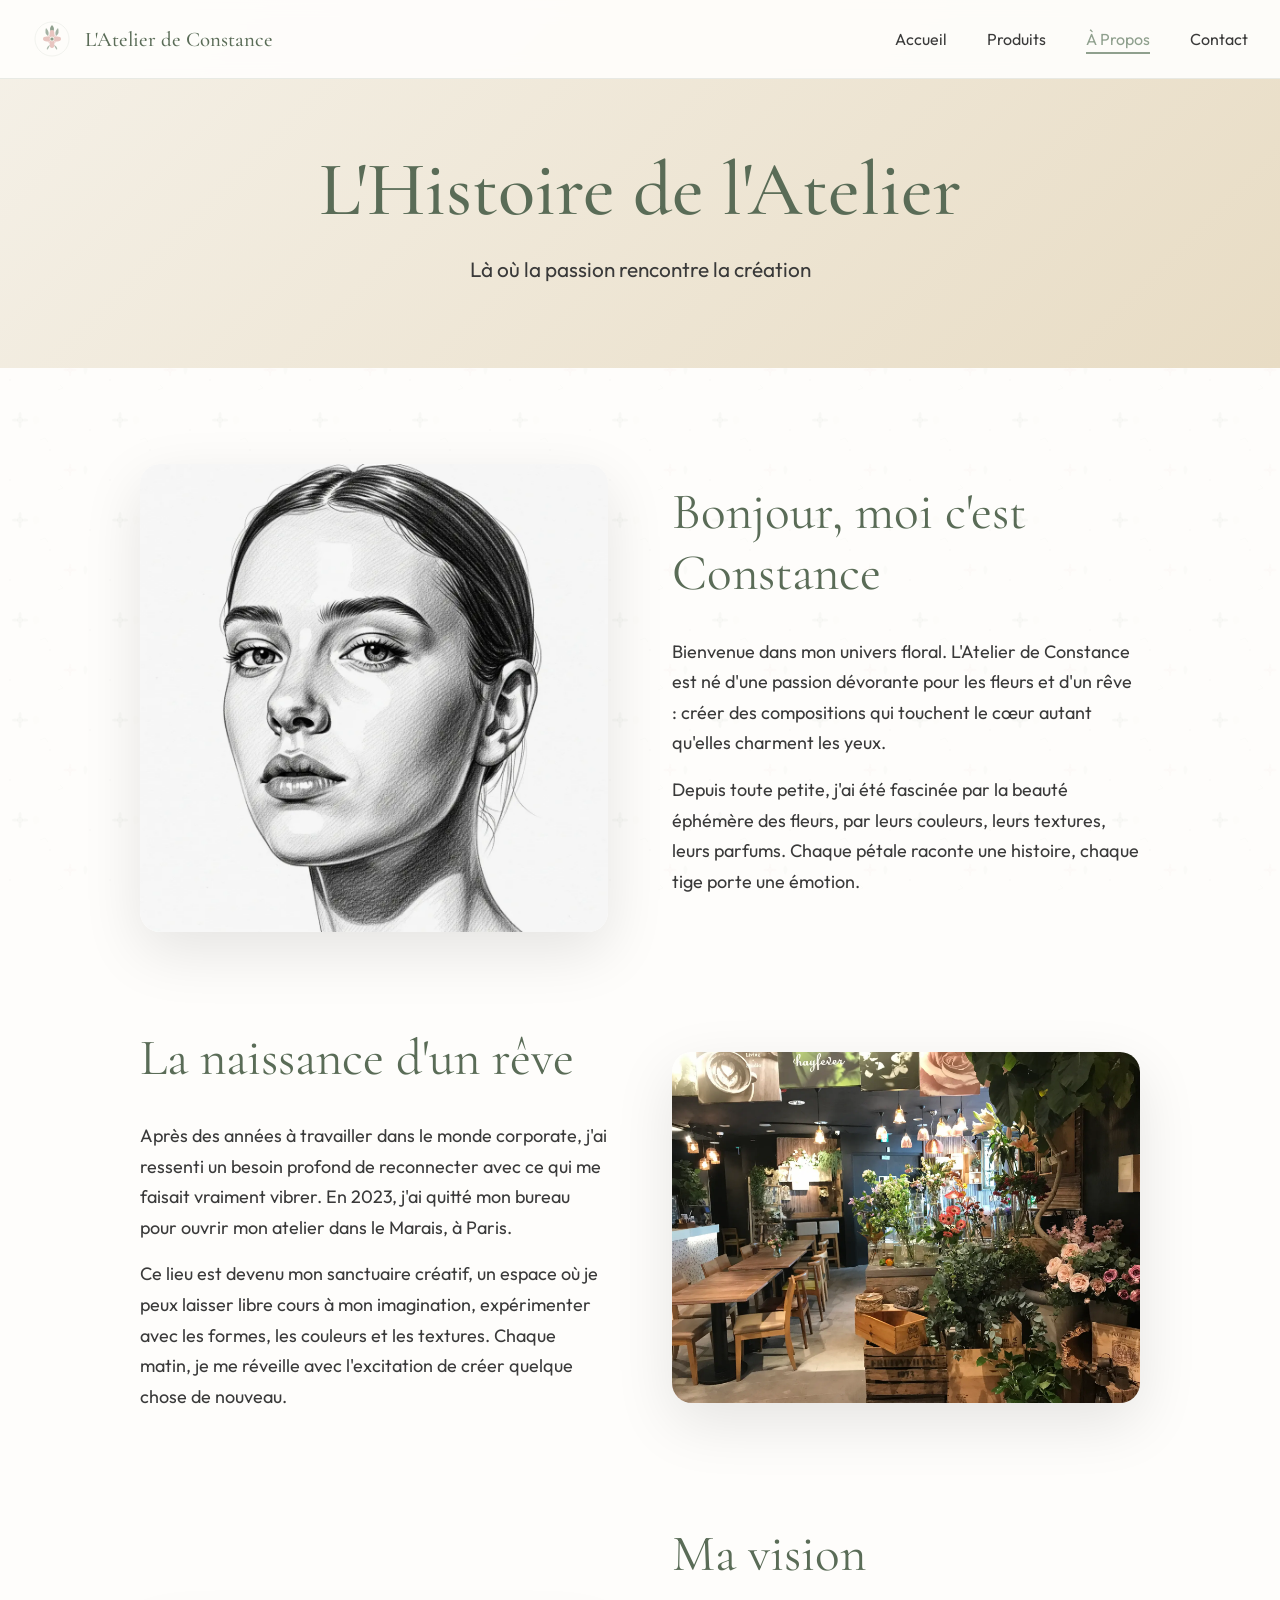
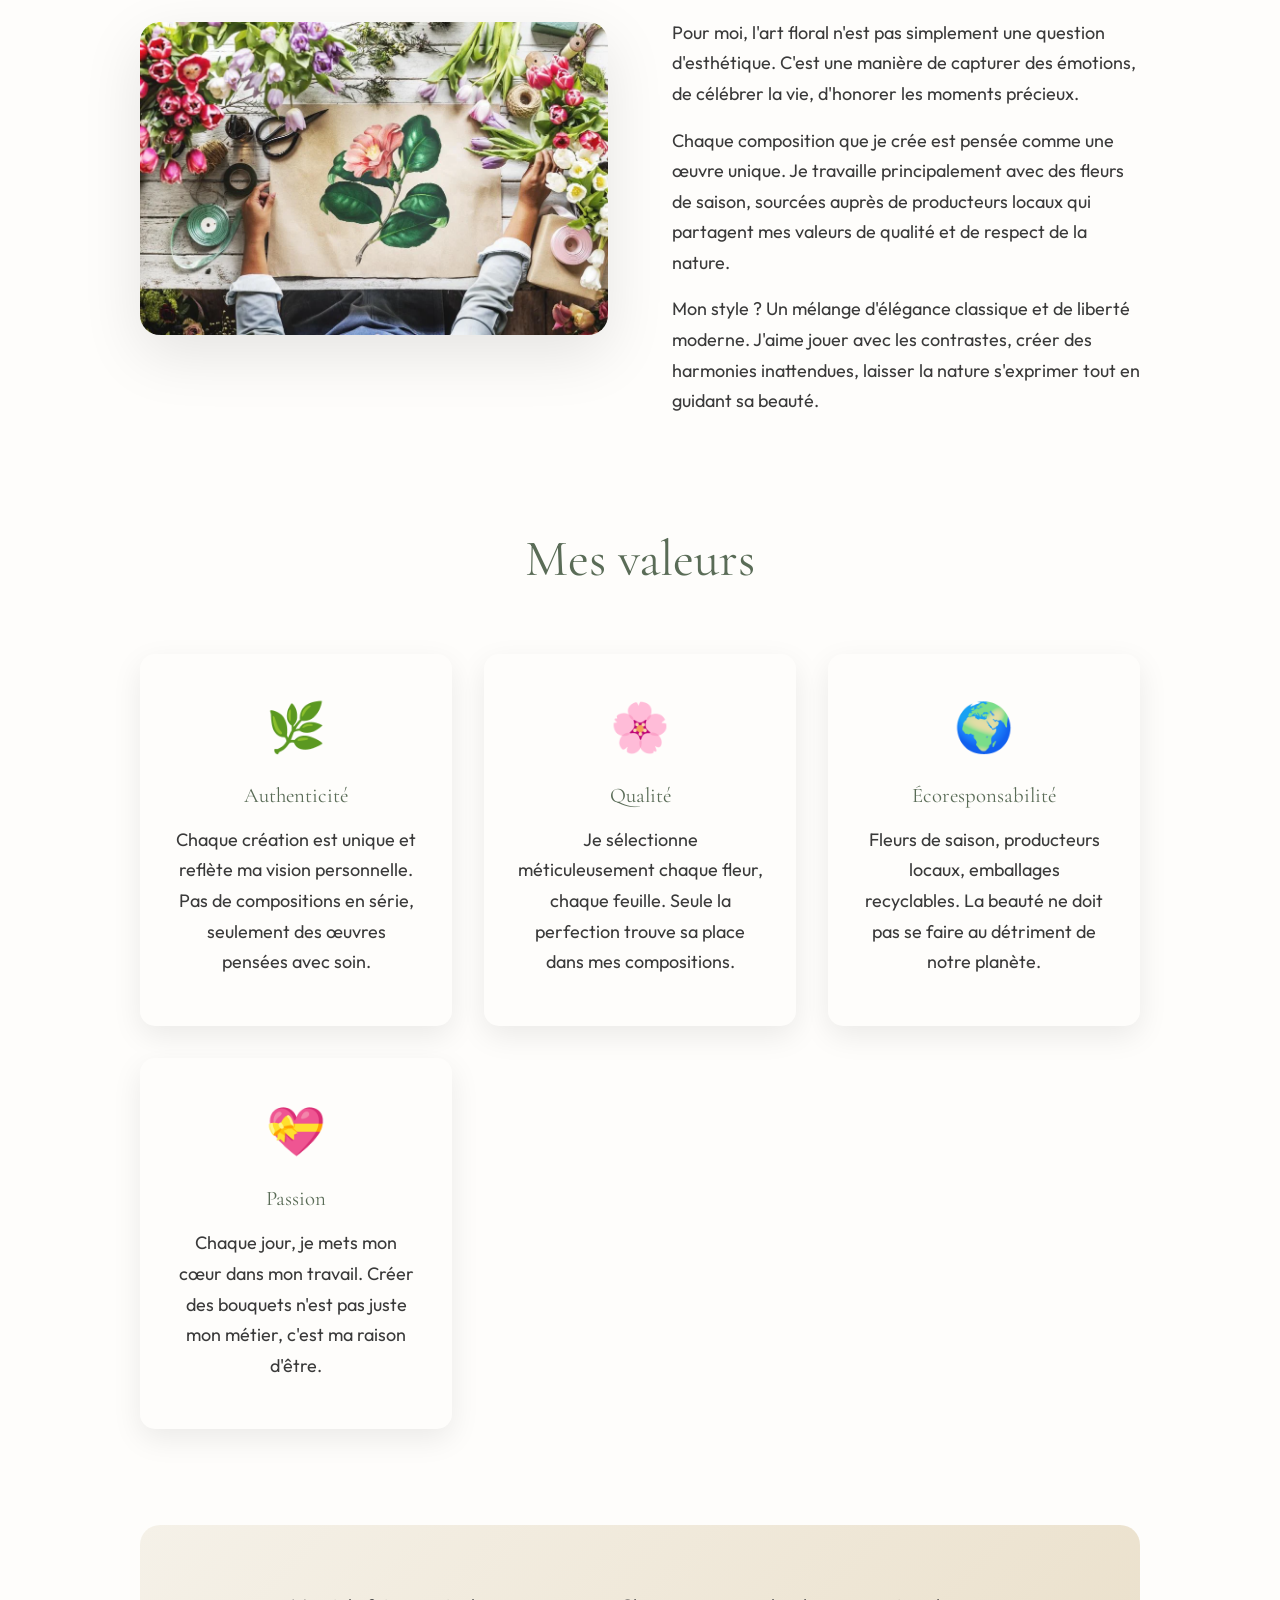
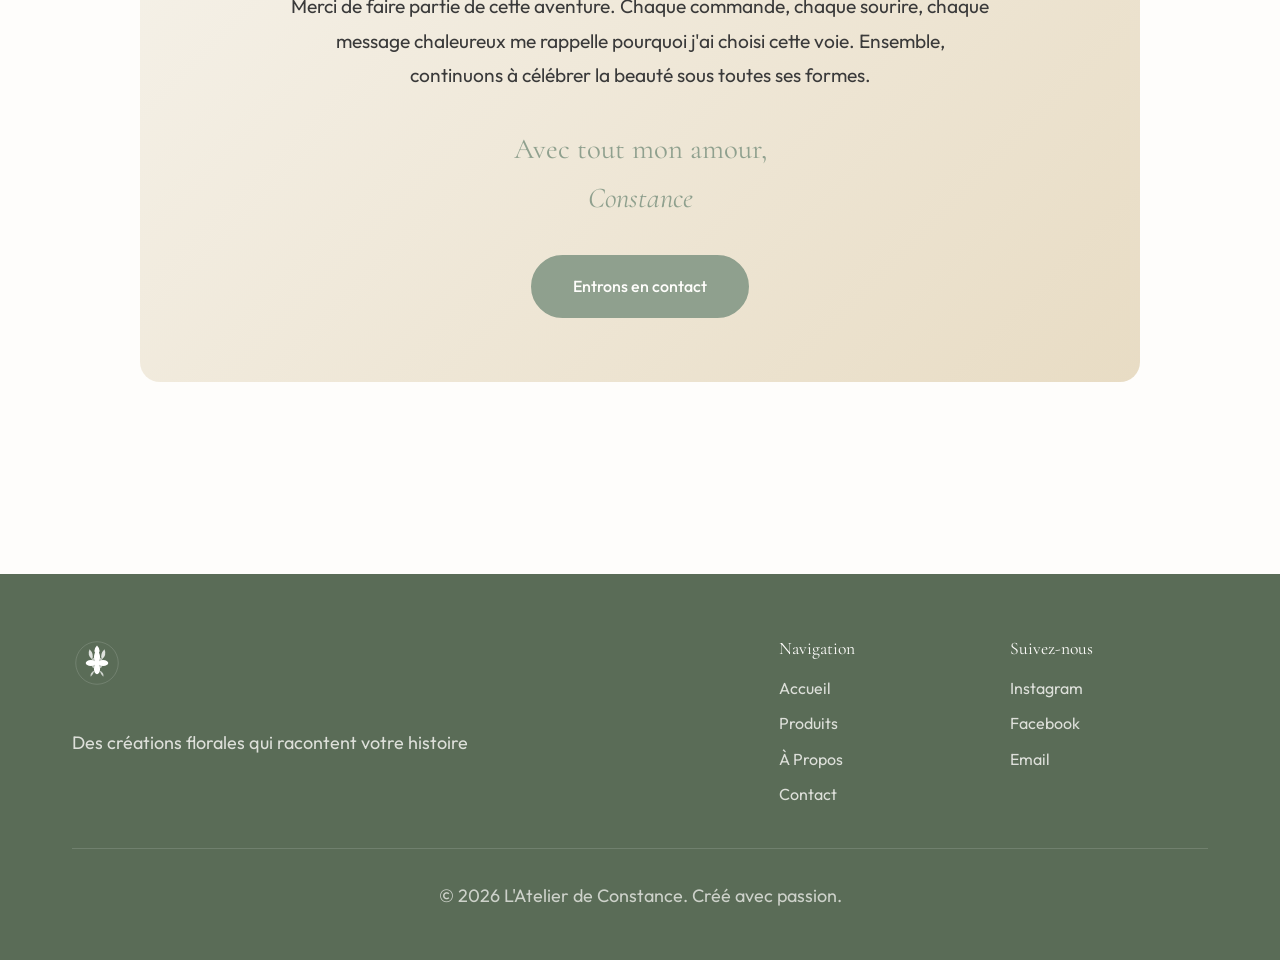
<file: a-propos.html>
<!DOCTYPE html>
<html lang="fr">
<head>
    <meta charset="UTF-8">
    <meta name="viewport" content="width=device-width, initial-scale=1.0">
    <title>À Propos — L'Atelier de Constance</title>
    <link rel="icon" type="image/svg+xml" href="assets/icons/favicon.svg">
    
    <!-- Google Fonts -->
    <link rel="preconnect" href="https://fonts.googleapis.com">
    <link rel="preconnect" href="https://fonts.gstatic.com" crossorigin>
    <link href="https://fonts.googleapis.com/css2?family=Cormorant+Garamond:ital,wght@0,300;0,400;0,500;0,600;1,300;1,400&family=Outfit:wght@300;400;500;600&display=swap" rel="stylesheet">
    
    <!-- Styles -->
    <link rel="stylesheet" href="css/style.css">
</head>
<body>
    <!-- Navigation -->
    <nav class="nav">
        <div class="nav-container">
            <a href="index.html" class="logo">
                <img src="assets/icons/logo.svg" alt="L'Atelier de Constance">
                <span>L'Atelier de Constance</span>
            </a>
            <ul class="nav-links">
                <li><a href="index.html">Accueil</a></li>
                <li><a href="produits.html">Produits</a></li>
                <li><a href="a-propos.html" class="active">À Propos</a></li>
                <li><a href="contact.html">Contact</a></li>
            </ul>
            <button class="nav-toggle" aria-label="Menu">
                <span></span>
                <span></span>
                <span></span>
            </button>
        </div>
    </nav>

    <!-- Page Header -->
    <header class="page-header">
        <div class="container">
            <h1 class="page-title fade-in">L'Histoire de l'Atelier</h1>
            <p class="page-subtitle fade-in">Là où la passion rencontre la création</p>
        </div>
    </header>

    <!-- Story Section -->
    <section class="story">
        <div class="container">
            <div class="story-content">
                
                <!-- Introduction -->
                <div class="story-block fade-in">
                    <div class="story-image">
                        <img src="assets/images/projects/portrait-constance.webp" alt="Portrait Constance">
                    </div>
                    <div class="story-text">
                        <h2>Bonjour, moi c'est Constance</h2>
                        <p>
                            Bienvenue dans mon univers floral. L'Atelier de Constance est né 
                            d'une passion dévorante pour les fleurs et d'un rêve : créer des 
                            compositions qui touchent le cœur autant qu'elles charment les yeux.
                        </p>
                        <p>
                            Depuis toute petite, j'ai été fascinée par la beauté éphémère des 
                            fleurs, par leurs couleurs, leurs textures, leurs parfums. Chaque 
                            pétale raconte une histoire, chaque tige porte une émotion.
                        </p>
                    </div>
                </div>

                <!-- Naissance du projet -->
                <div class="story-block reverse fade-in">
                    <div class="story-image">
                        <img src="assets/images/projects/atelier-naissance.webp" alt="Atelier">
                    </div>
                    <div class="story-text">
                        <h2>La naissance d'un rêve</h2>
                        <p>
                            Après des années à travailler dans le monde corporate, j'ai ressenti 
                            un besoin profond de reconnecter avec ce qui me faisait vraiment vibrer. 
                            En 2023, j'ai quitté mon bureau pour ouvrir mon atelier dans le 
                            Marais, à Paris.
                        </p>
                        <p>
                            Ce lieu est devenu mon sanctuaire créatif, un espace où je peux 
                            laisser libre cours à mon imagination, expérimenter avec les formes, 
                            les couleurs et les textures. Chaque matin, je me réveille avec 
                            l'excitation de créer quelque chose de nouveau.
                        </p>
                    </div>
                </div>

                <!-- Vision -->
                <div class="story-block fade-in">
                    <div class="story-image">
                        <img src="assets/images/projects/vision-creations.webp" alt="Création florale">
                    </div>
                    <div class="story-text">
                        <h2>Ma vision</h2>
                        <p>
                            Pour moi, l'art floral n'est pas simplement une question d'esthétique. 
                            C'est une manière de capturer des émotions, de célébrer la vie, 
                            d'honorer les moments précieux.
                        </p>
                        <p>
                            Chaque composition que je crée est pensée comme une œuvre unique. 
                            Je travaille principalement avec des fleurs de saison, sourcées 
                            auprès de producteurs locaux qui partagent mes valeurs de qualité 
                            et de respect de la nature.
                        </p>
                        <p>
                            Mon style ? Un mélange d'élégance classique et de liberté moderne. 
                            J'aime jouer avec les contrastes, créer des harmonies inattendues, 
                            laisser la nature s'exprimer tout en guidant sa beauté.
                        </p>
                    </div>
                </div>

                <!-- Valeurs -->
                <div class="values-section fade-in">
                    <h2 class="values-title">Mes valeurs</h2>
                    <div class="values-grid">
                        <div class="value-card">
                            <div class="value-icon">🌿</div>
                            <h3>Authenticité</h3>
                            <p>
                                Chaque création est unique et reflète ma vision personnelle. 
                                Pas de compositions en série, seulement des œuvres pensées 
                                avec soin.
                            </p>
                        </div>
                        <div class="value-card">
                            <div class="value-icon">🌸</div>
                            <h3>Qualité</h3>
                            <p>
                                Je sélectionne méticuleusement chaque fleur, chaque feuille. 
                                Seule la perfection trouve sa place dans mes compositions.
                            </p>
                        </div>
                        <div class="value-card">
                            <div class="value-icon">🌍</div>
                            <h3>Écoresponsabilité</h3>
                            <p>
                                Fleurs de saison, producteurs locaux, emballages recyclables. 
                                La beauté ne doit pas se faire au détriment de notre planète.
                            </p>
                        </div>
                        <div class="value-card">
                            <div class="value-icon">💝</div>
                            <h3>Passion</h3>
                            <p>
                                Chaque jour, je mets mon cœur dans mon travail. Créer des 
                                bouquets n'est pas juste mon métier, c'est ma raison d'être.
                            </p>
                        </div>
                    </div>
                </div>

                <!-- Closing -->
                <div class="story-closing fade-in">
                    <p class="closing-text">
                        Merci de faire partie de cette aventure. Chaque commande, chaque sourire, 
                        chaque message chaleureux me rappelle pourquoi j'ai choisi cette voie. 
                        Ensemble, continuons à célébrer la beauté sous toutes ses formes.
                    </p>
                    <p class="signature">Avec tout mon amour,<br><em>Constance</em></p>
                    <a href="contact.html" class="btn btn-primary">Entrons en contact</a>
                </div>

            </div>
        </div>
    </section>

    <!-- Footer -->
    <footer class="footer">
        <div class="container">
            <div class="footer-content">
                <div class="footer-brand">
                    <img src="assets/icons/logo.svg" alt="L'Atelier de Constance" class="footer-logo">
                    <p>Des créations florales qui racontent votre histoire</p>
                </div>
                <div class="footer-links">
                    <div class="footer-column">
                        <h4>Navigation</h4>
                        <ul>
                            <li><a href="index.html">Accueil</a></li>
                            <li><a href="produits.html">Produits</a></li>
                            <li><a href="a-propos.html">À Propos</a></li>
                            <li><a href="contact.html">Contact</a></li>
                        </ul>
                    </div>
                    <div class="footer-column">
                        <h4>Suivez-nous</h4>
                        <ul class="social-links">
                            <li><a href="#" target="_blank">Instagram</a></li>
                            <li><a href="#" target="_blank">Facebook</a></li>
                            <li><a href="contact.html">Email</a></li>
                        </ul>
                    </div>
                </div>
            </div>
            <div class="footer-bottom">
                <p>&copy; 2026 L'Atelier de Constance. Créé avec passion.</p>
            </div>
        </div>
    </footer>

    <!-- Scripts -->
    <script src="js/main.js"></script>
</body>
</html>
</file>
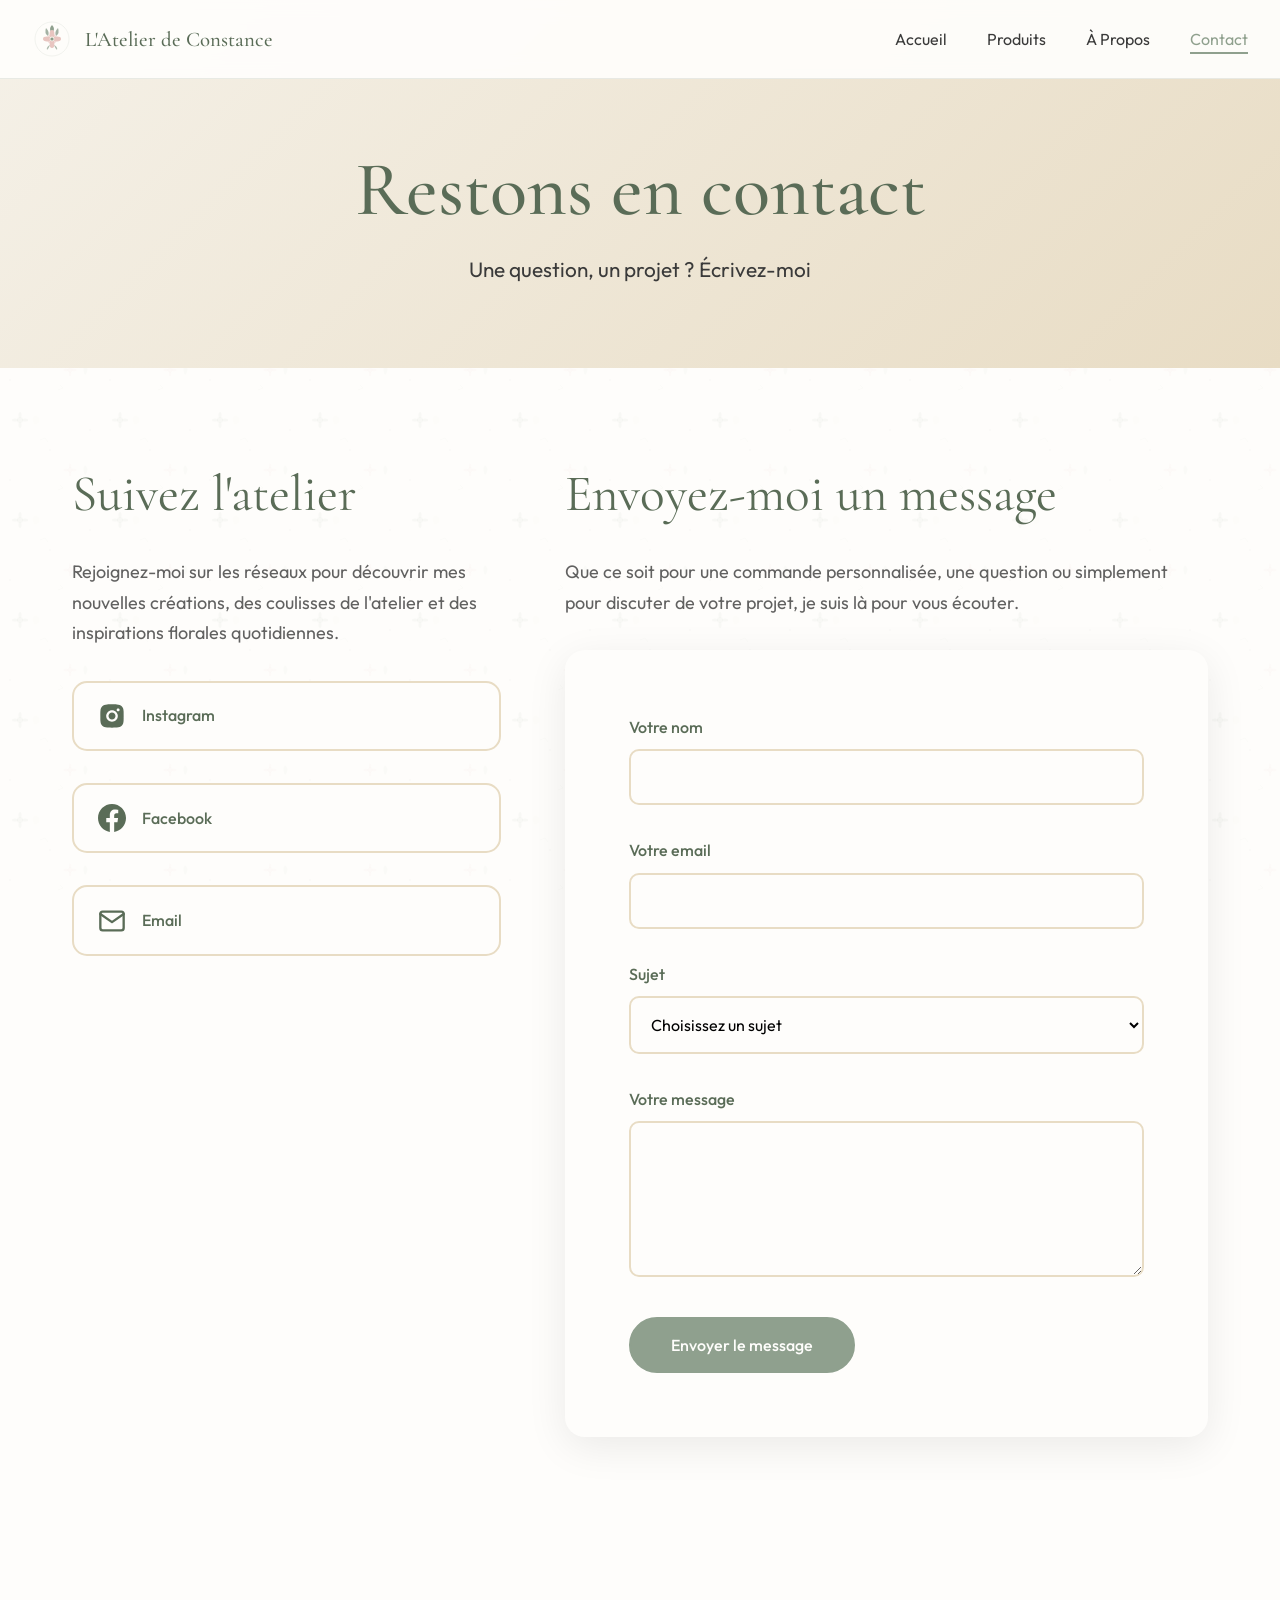
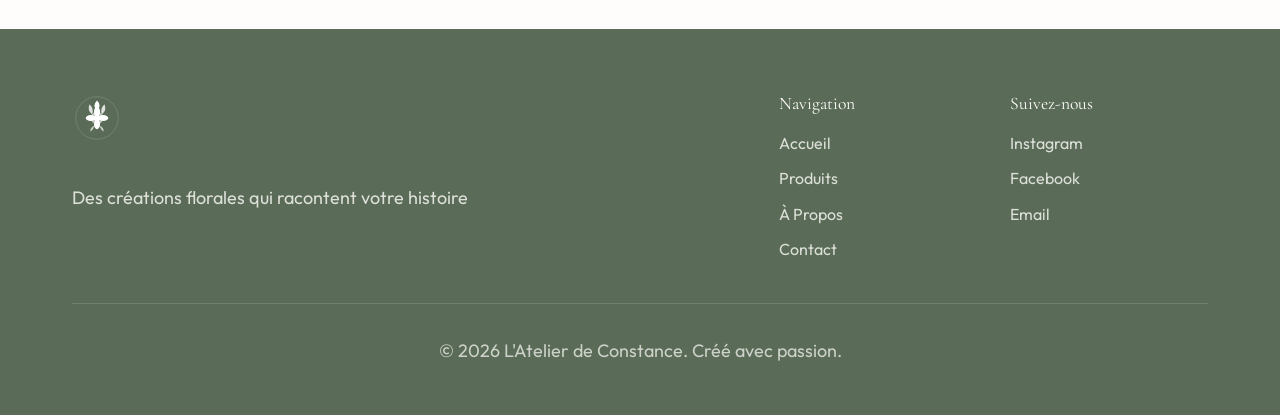
<file: contact.html>
<!DOCTYPE html>
<html lang="fr">
<head>
    <meta charset="UTF-8">
    <meta name="viewport" content="width=device-width, initial-scale=1.0">
    <title>Contact — L'Atelier de Constance</title>
    <link rel="icon" type="image/svg+xml" href="assets/icons/favicon.svg">
    
    <!-- Google Fonts -->
    <link rel="preconnect" href="https://fonts.googleapis.com">
    <link rel="preconnect" href="https://fonts.gstatic.com" crossorigin>
    <link href="https://fonts.googleapis.com/css2?family=Cormorant+Garamond:ital,wght@0,300;0,400;0,500;0,600;1,300;1,400&family=Outfit:wght@300;400;500;600&display=swap" rel="stylesheet">
    
    <!-- Styles -->
    <link rel="stylesheet" href="css/style.css">
</head>
<body>
    <!-- Navigation -->
    <nav class="nav">
        <div class="nav-container">
            <a href="index.html" class="logo">
                <img src="assets/icons/logo.svg" alt="L'Atelier de Constance">
                <span>L'Atelier de Constance</span>
            </a>
            <ul class="nav-links">
                <li><a href="index.html">Accueil</a></li>
                <li><a href="produits.html">Produits</a></li>
                <li><a href="a-propos.html">À Propos</a></li>
                <li><a href="contact.html" class="active">Contact</a></li>
            </ul>
            <button class="nav-toggle" aria-label="Menu">
                <span></span>
                <span></span>
                <span></span>
            </button>
        </div>
    </nav>

    <!-- Page Header -->
    <header class="page-header">
        <div class="container">
            <h1 class="page-title fade-in">Restons en contact</h1>
            <p class="page-subtitle fade-in">Une question, un projet ? Écrivez-moi</p>
        </div>
    </header>

    <!-- Contact Section -->
    <section class="contact-section">
        <div class="container">
            <div class="contact-grid">
                
                <!-- Social Links -->
                <div class="social-section fade-in">
                    <h2>Suivez l'atelier</h2>
                    <p class="social-intro">
                        Rejoignez-moi sur les réseaux pour découvrir mes nouvelles créations, 
                        des coulisses de l'atelier et des inspirations florales quotidiennes.
                    </p>
                    
                    <div class="social-icons">
                        <a href="https://www.instagram.com" target="_blank" class="social-icon" aria-label="Instagram">
                            <svg viewBox="0 0 24 24" fill="none" xmlns="http://www.w3.org/2000/svg">
                                <path d="M12 2C14.717 2 15.056 2.01 16.122 2.06C17.187 2.11 17.912 2.277 18.55 2.525C19.21 2.779 19.766 3.123 20.322 3.678C20.8305 4.1779 21.224 4.78259 21.475 5.45C21.722 6.087 21.89 6.813 21.94 7.878C21.987 8.944 22 9.283 22 12C22 14.717 21.99 15.056 21.94 16.122C21.89 17.187 21.722 17.912 21.475 18.55C21.2247 19.2178 20.8311 19.8226 20.322 20.322C19.822 20.8303 19.2173 21.2238 18.55 21.475C17.913 21.722 17.187 21.89 16.122 21.94C15.056 21.987 14.717 22 12 22C9.283 22 8.944 21.99 7.878 21.94C6.813 21.89 6.088 21.722 5.45 21.475C4.78233 21.2245 4.17753 20.8309 3.678 20.322C3.16941 19.8222 2.77593 19.2175 2.525 18.55C2.277 17.913 2.11 17.187 2.06 16.122C2.013 15.056 2 14.717 2 12C2 9.283 2.01 8.944 2.06 7.878C2.11 6.812 2.277 6.088 2.525 5.45C2.77524 4.78218 3.1688 4.17732 3.678 3.678C4.17767 3.16923 4.78243 2.77573 5.45 2.525C6.088 2.277 6.812 2.11 7.878 2.06C8.944 2.013 9.283 2 12 2ZM12 7C10.6739 7 9.40215 7.52678 8.46447 8.46447C7.52678 9.40215 7 10.6739 7 12C7 13.3261 7.52678 14.5979 8.46447 15.5355C9.40215 16.4732 10.6739 17 12 17C13.3261 17 14.5979 16.4732 15.5355 15.5355C16.4732 14.5979 17 13.3261 17 12C17 10.6739 16.4732 9.40215 15.5355 8.46447C14.5979 7.52678 13.3261 7 12 7ZM18.5 6.75C18.5 6.41848 18.3683 6.10054 18.1339 5.86612C17.8995 5.6317 17.5815 5.5 17.25 5.5C16.9185 5.5 16.6005 5.6317 16.3661 5.86612C16.1317 6.10054 16 6.41848 16 6.75C16 7.08152 16.1317 7.39946 16.3661 7.63388C16.6005 7.8683 16.9185 8 17.25 8C17.5815 8 17.8995 7.8683 18.1339 7.63388C18.3683 7.39946 18.5 7.08152 18.5 6.75ZM12 9C12.7956 9 13.5587 9.31607 14.1213 9.87868C14.6839 10.4413 15 11.2044 15 12C15 12.7956 14.6839 13.5587 14.1213 14.1213C13.5587 14.6839 12.7956 15 12 15C11.2044 15 10.4413 14.6839 9.87868 14.1213C9.31607 13.5587 9 12.7956 9 12C9 11.2044 9.31607 10.4413 9.87868 9.87868C10.4413 9.31607 11.2044 9 12 9Z" fill="currentColor"/>
                            </svg>
                            <span>Instagram</span>
                        </a>

                        <a href="https://www.facebook.com" target="_blank" class="social-icon" aria-label="Facebook">
                            <svg viewBox="0 0 24 24" fill="none" xmlns="http://www.w3.org/2000/svg">
                                <path d="M24 12.073C24 5.405 18.627 0 12 0S0 5.405 0 12.073C0 18.1 4.388 23.094 10.125 24V15.563H7.078V12.073H10.125V9.413C10.125 6.387 11.917 4.716 14.658 4.716C15.97 4.716 17.344 4.952 17.344 4.952V7.92H15.83C14.34 7.92 13.875 8.853 13.875 9.808V12.073H17.203L16.671 15.563H13.875V24C19.612 23.094 24 18.1 24 12.073Z" fill="currentColor"/>
                            </svg>
                            <span>Facebook</span>
                        </a>

                        <a href="mailto:contact@atelierdeconstance.fr" class="social-icon" aria-label="Email">
                            <svg viewBox="0 0 24 24" fill="none" xmlns="http://www.w3.org/2000/svg">
                                <path d="M4 4H20C21.1 4 22 4.9 22 6V18C22 19.1 21.1 20 20 20H4C2.9 20 2 19.1 2 18V6C2 4.9 2.9 4 4 4Z" stroke="currentColor" stroke-width="2" stroke-linecap="round" stroke-linejoin="round"/>
                                <path d="M22 6L12 13L2 6" stroke="currentColor" stroke-width="2" stroke-linecap="round" stroke-linejoin="round"/>
                            </svg>
                            <span>Email</span>
                        </a>
                    </div>
                </div>

                <!-- Contact Form -->
                <div class="form-section fade-in">
                    <h2>Envoyez-moi un message</h2>
                    <p class="form-intro">
                        Que ce soit pour une commande personnalisée, une question ou simplement 
                        pour discuter de votre projet, je suis là pour vous écouter.
                    </p>
                    
                    <form class="contact-form" id="contactForm">
                        <div class="form-group">
                            <label for="name">Votre nom</label>
                            <input type="text" id="name" name="name" required>
                        </div>

                        <div class="form-group">
                            <label for="email">Votre email</label>
                            <input type="email" id="email" name="email" required>
                        </div>

                        <div class="form-group">
                            <label for="subject">Sujet</label>
                            <select id="subject" name="subject" required>
                                <option value="">Choisissez un sujet</option>
                                <option value="commande">Commande personnalisée</option>
                                <option value="question">Question sur un produit</option>
                                <option value="evenement">Événement spécial</option>
                                <option value="autre">Autre</option>
                            </select>
                        </div>

                        <div class="form-group">
                            <label for="message">Votre message</label>
                            <textarea id="message" name="message" rows="6" required></textarea>
                        </div>

                        <button type="submit" class="btn btn-primary">Envoyer le message</button>
                    </form>

                    <div class="form-success" id="formSuccess">
                        <p>✓ Merci pour votre message ! Je vous répondrai dans les plus brefs délais.</p>
                    </div>
                </div>

            </div>
        </div>
    </section>

    <!-- Footer -->
    <footer class="footer">
        <div class="container">
            <div class="footer-content">
                <div class="footer-brand">
                    <img src="assets/icons/logo.svg" alt="L'Atelier de Constance" class="footer-logo">
                    <p>Des créations florales qui racontent votre histoire</p>
                </div>
                <div class="footer-links">
                    <div class="footer-column">
                        <h4>Navigation</h4>
                        <ul>
                            <li><a href="index.html">Accueil</a></li>
                            <li><a href="produits.html">Produits</a></li>
                            <li><a href="a-propos.html">À Propos</a></li>
                            <li><a href="contact.html">Contact</a></li>
                        </ul>
                    </div>
                    <div class="footer-column">
                        <h4>Suivez-nous</h4>
                        <ul class="social-links">
                            <li><a href="#" target="_blank">Instagram</a></li>
                            <li><a href="#" target="_blank">Facebook</a></li>
                            <li><a href="contact.html">Email</a></li>
                        </ul>
                    </div>
                </div>
            </div>
            <div class="footer-bottom">
                <p>&copy; 2026 L'Atelier de Constance. Créé avec passion.</p>
            </div>
        </div>
    </footer>

    <!-- Scripts -->
    <script src="js/main.js"></script>
</body>
</html>
</file>
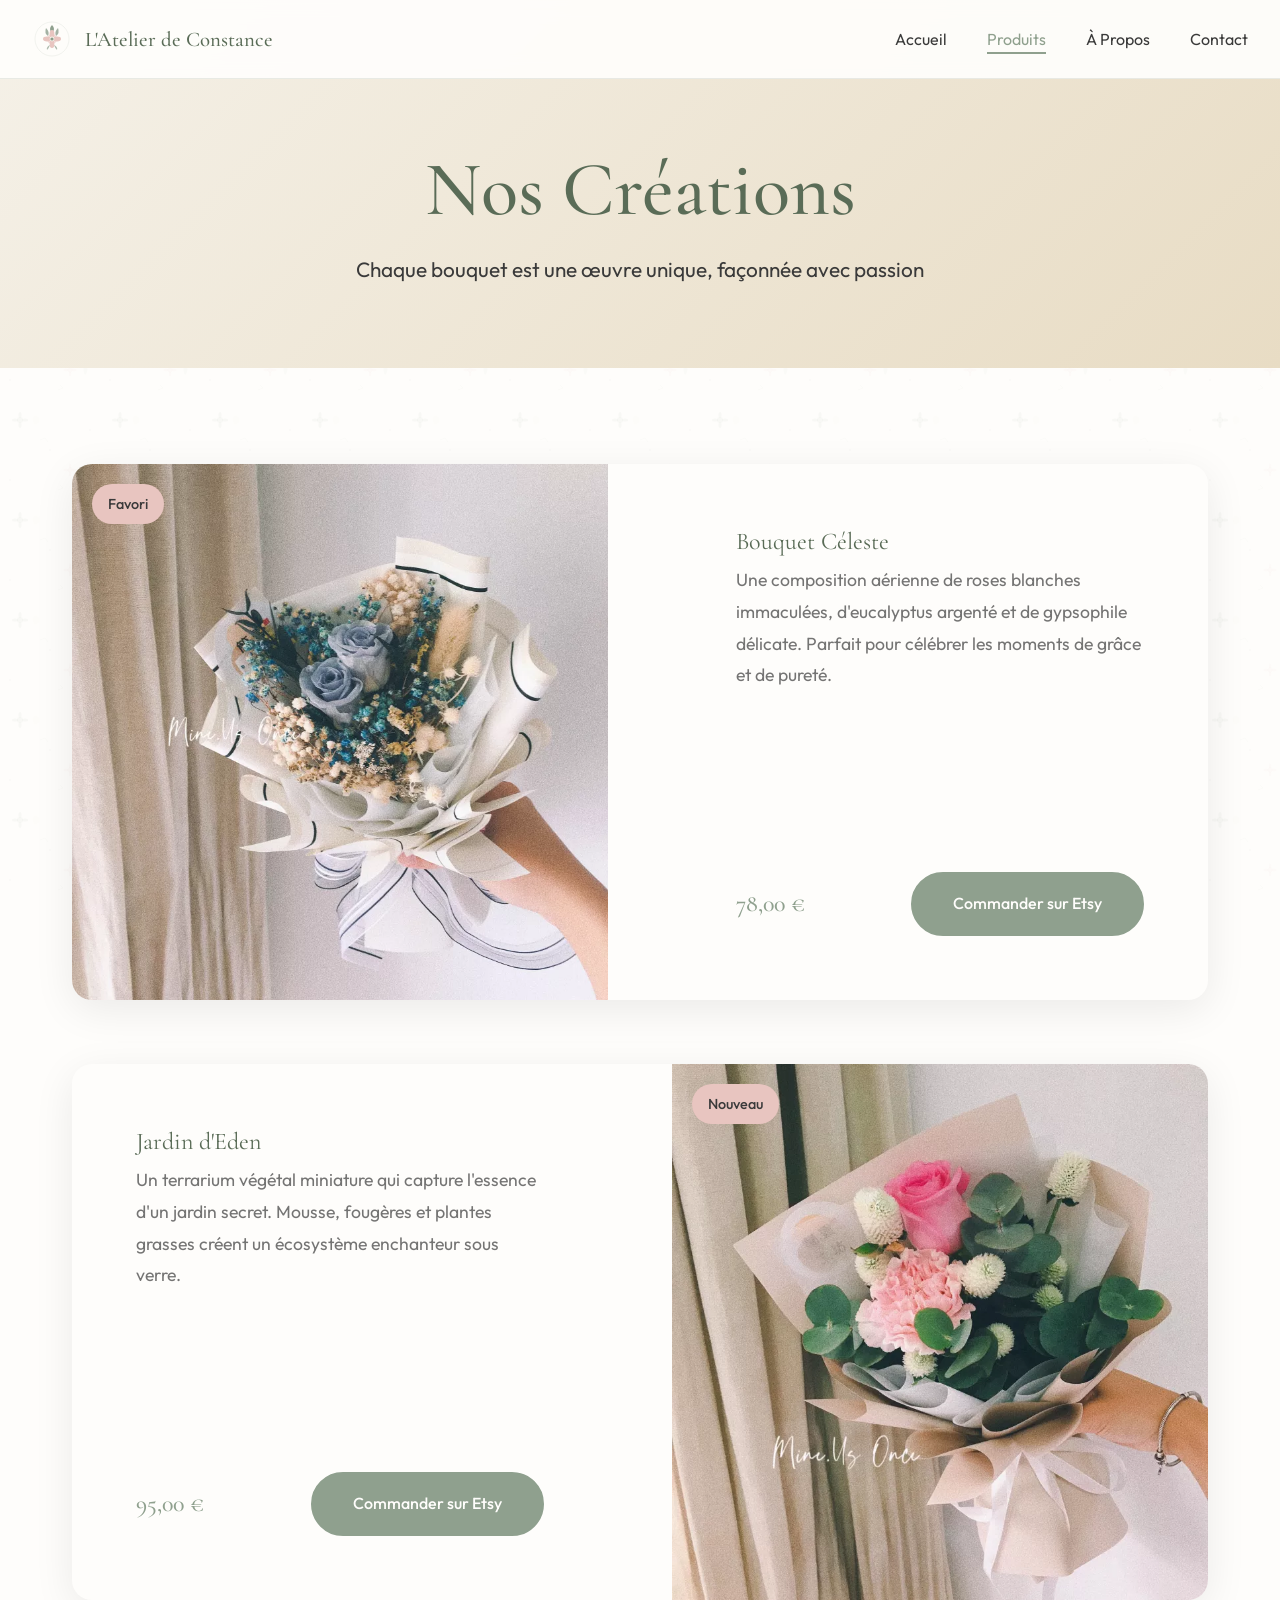
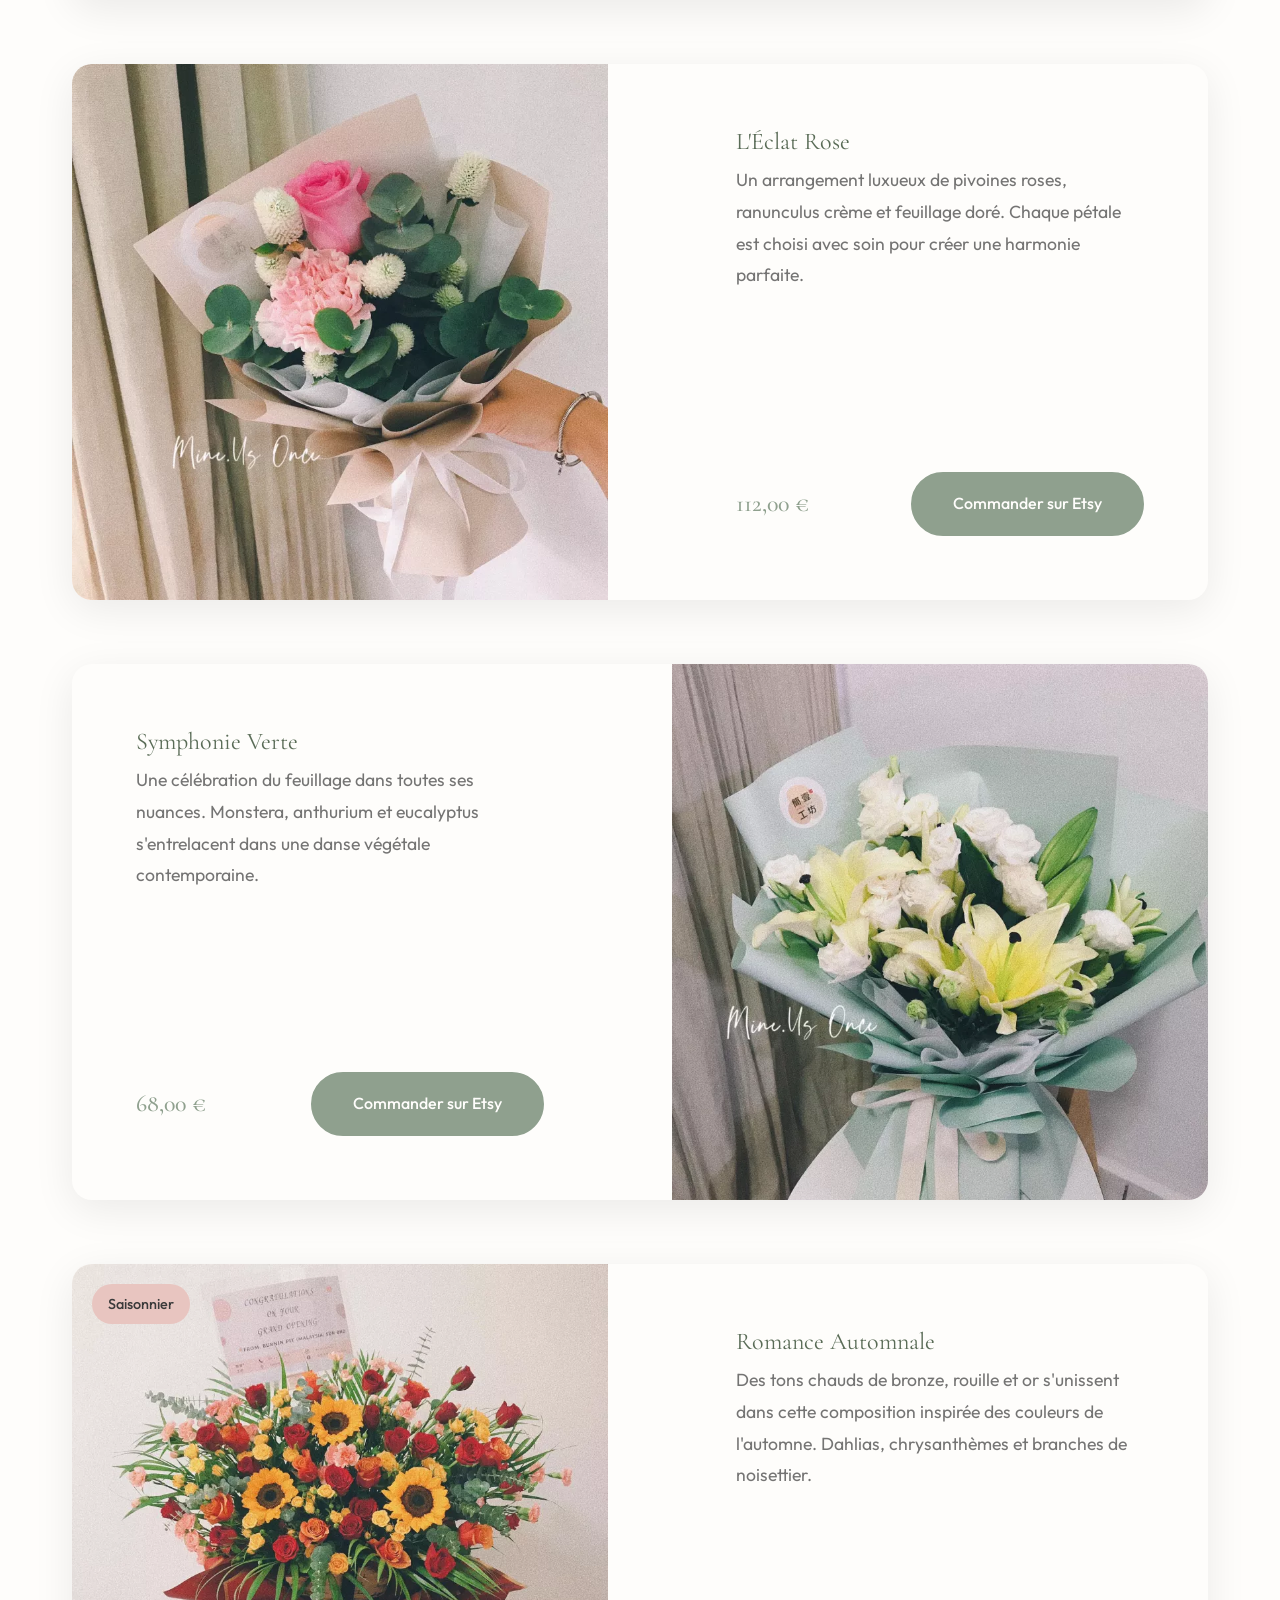
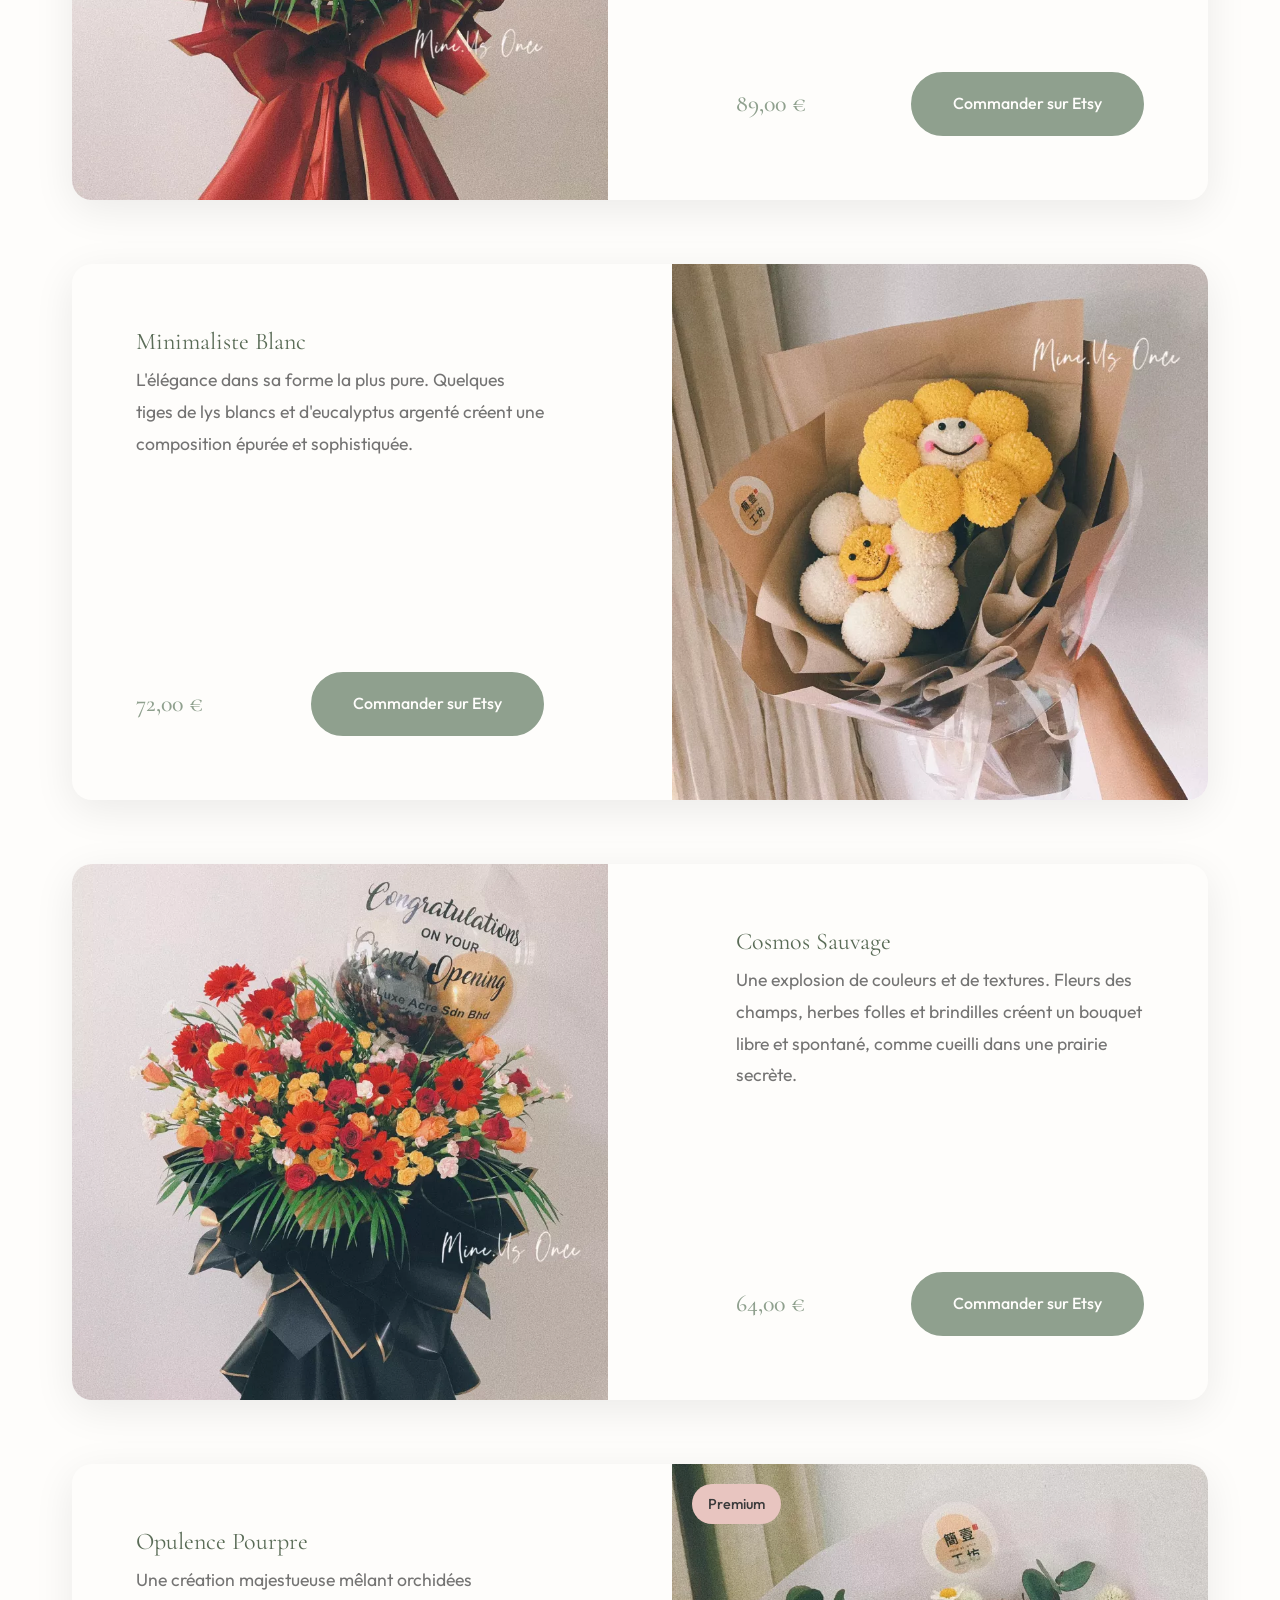
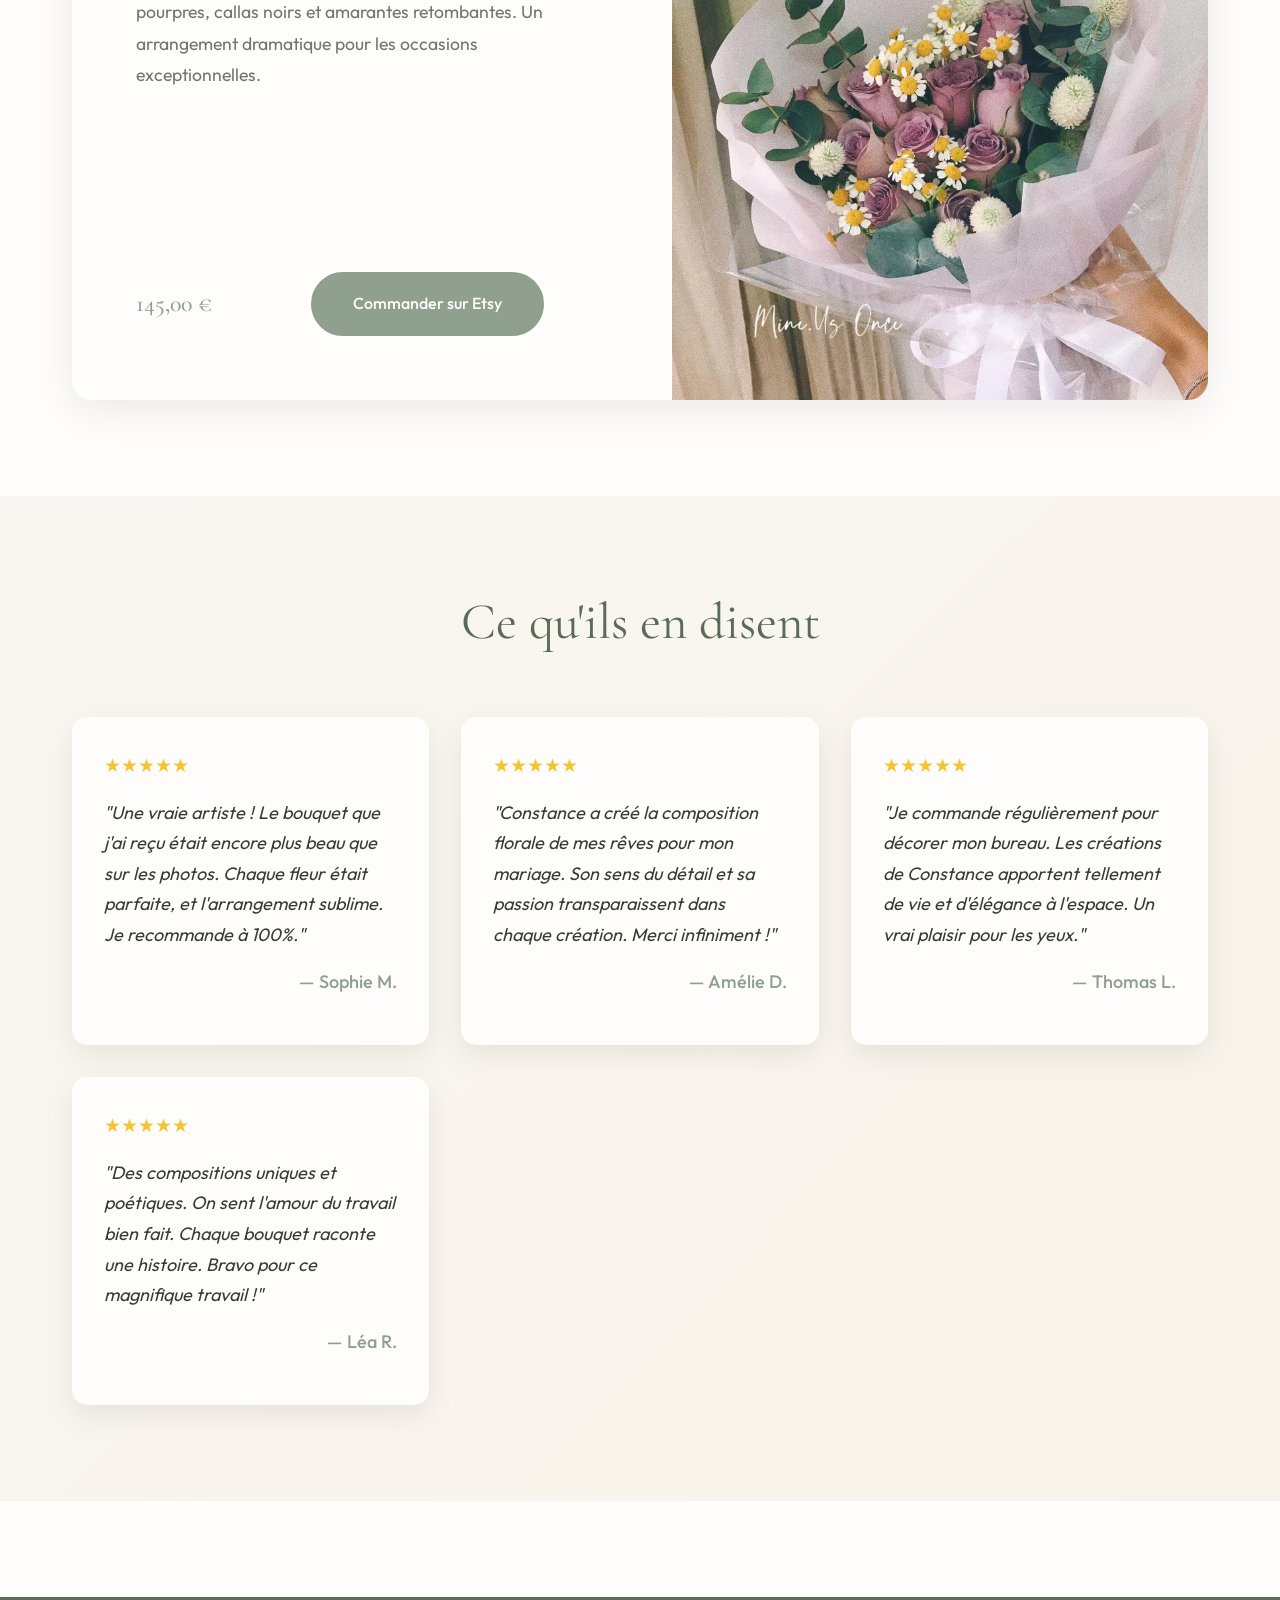
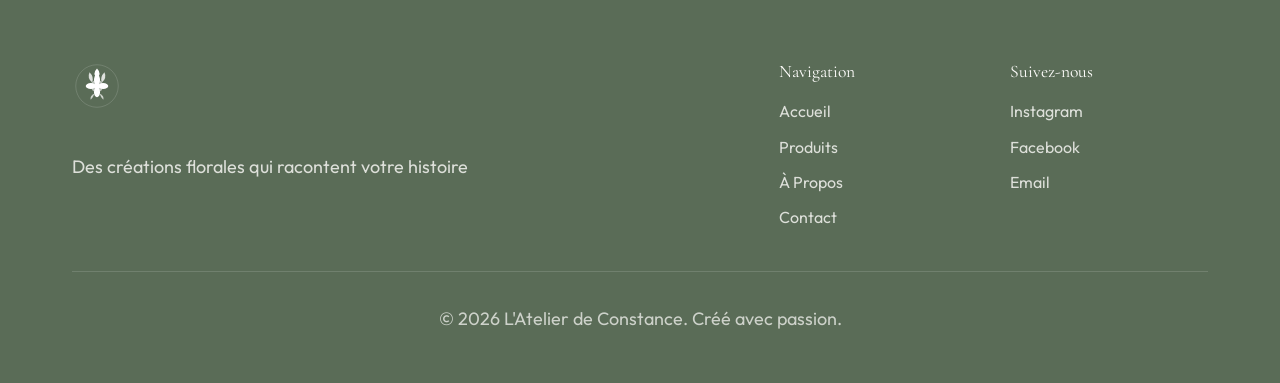
<file: produits.html>
<!DOCTYPE html>
<html lang="fr">
<head>
    <meta charset="UTF-8">
    <meta name="viewport" content="width=device-width, initial-scale=1.0">
    <title>Nos Créations — L'Atelier de Constance</title>
    <link rel="icon" type="image/svg+xml" href="assets/icons/favicon.svg">
    
    <!-- Google Fonts -->
    <link rel="preconnect" href="https://fonts.googleapis.com">
    <link rel="preconnect" href="https://fonts.gstatic.com" crossorigin>
    <link href="https://fonts.googleapis.com/css2?family=Cormorant+Garamond:ital,wght@0,300;0,400;0,500;0,600;1,300;1,400&family=Outfit:wght@300;400;500;600&display=swap" rel="stylesheet">
    
    <!-- Styles -->
    <link rel="stylesheet" href="css/style.css">
</head>
<body>
    <!-- Navigation -->
    <nav class="nav">
        <div class="nav-container">
            <a href="index.html" class="logo">
                <img src="assets/icons/logo.svg" alt="L'Atelier de Constance">
                <span>L'Atelier de Constance</span>
            </a>
            <ul class="nav-links">
                <li><a href="index.html">Accueil</a></li>
                <li><a href="produits.html" class="active">Produits</a></li>
                <li><a href="a-propos.html">À Propos</a></li>
                <li><a href="contact.html">Contact</a></li>
            </ul>
            <button class="nav-toggle" aria-label="Menu">
                <span></span>
                <span></span>
                <span></span>
            </button>
        </div>
    </nav>

    <!-- Page Header -->
    <header class="page-header">
        <div class="container">
            <h1 class="page-title fade-in">Nos Créations</h1>
            <p class="page-subtitle fade-in">Chaque bouquet est une œuvre unique, façonnée avec passion</p>
        </div>
    </header>

    <!-- Catalogue de Produits -->
    <section class="catalogue">
        <div class="container">
            <div class="products-grid-full">
                
                <!-- Produit 1 -->
                <article class="product-card-full fade-in">
                    <div class="product-image">
                        <img src="assets/images/projects/bouquet-celeste.webp" alt="Bouquet Céleste">
                        <div class="product-badge">Favori</div>
                    </div>
                    <div class="product-info">
                        <h3>Bouquet Céleste</h3>
                        <p class="product-description">
                            Une composition aérienne de roses blanches immaculées, d'eucalyptus 
                            argenté et de gypsophile délicate. Parfait pour célébrer les moments 
                            de grâce et de pureté.
                        </p>
                        <div class="product-details">
                            <span class="price">78,00 €</span>
                            <a href="https://www.etsy.com" target="_blank" class="btn btn-primary">Commander sur Etsy</a>
                        </div>
                    </div>
                </article>

                <!-- Produit 2 -->
                <article class="product-card-full fade-in">
                    <div class="product-image">
                        <img src="assets/images/projects/jardin-eden.webp" alt="Jardin d'Eden">
                        <div class="product-badge">Nouveau</div>
                    </div>
                    <div class="product-info">
                        <h3>Jardin d'Eden</h3>
                        <p class="product-description">
                            Un terrarium végétal miniature qui capture l'essence d'un jardin 
                            secret. Mousse, fougères et plantes grasses créent un écosystème 
                            enchanteur sous verre.
                        </p>
                        <div class="product-details">
                            <span class="price">95,00 €</span>
                            <a href="https://www.etsy.com" target="_blank" class="btn btn-primary">Commander sur Etsy</a>
                        </div>
                    </div>
                </article>

                <!-- Produit 3 -->
                <article class="product-card-full fade-in">
                    <div class="product-image">
                        <img src="assets/images/projects/eclat-rose.webp" alt="L'Éclat Rose">
                    </div>
                    <div class="product-info">
                        <h3>L'Éclat Rose</h3>
                        <p class="product-description">
                            Un arrangement luxueux de pivoines roses, ranunculus crème et 
                            feuillage doré. Chaque pétale est choisi avec soin pour créer 
                            une harmonie parfaite.
                        </p>
                        <div class="product-details">
                            <span class="price">112,00 €</span>
                            <a href="https://www.etsy.com" target="_blank" class="btn btn-primary">Commander sur Etsy</a>
                        </div>
                    </div>
                </article>

                <!-- Produit 4 -->
                <article class="product-card-full fade-in">
                    <div class="product-image">
                        <img src="assets/images/projects/symphonie-verte.webp" alt="Symphonie Verte">
                    </div>
                    <div class="product-info">
                        <h3>Symphonie Verte</h3>
                        <p class="product-description">
                            Une célébration du feuillage dans toutes ses nuances. Monstera, 
                            anthurium et eucalyptus s'entrelacent dans une danse végétale 
                            contemporaine.
                        </p>
                        <div class="product-details">
                            <span class="price">68,00 €</span>
                            <a href="https://www.etsy.com" target="_blank" class="btn btn-primary">Commander sur Etsy</a>
                        </div>
                    </div>
                </article>

                <!-- Produit 5 -->
                <article class="product-card-full fade-in">
                    <div class="product-image">
                        <img src="assets/images/projects/romance-automnale.webp" alt="Romance Automnale">
                        <div class="product-badge">Saisonnier</div>
                    </div>
                    <div class="product-info">
                        <h3>Romance Automnale</h3>
                        <p class="product-description">
                            Des tons chauds de bronze, rouille et or s'unissent dans cette 
                            composition inspirée des couleurs de l'automne. Dahlias, 
                            chrysanthèmes et branches de noisettier.
                        </p>
                        <div class="product-details">
                            <span class="price">89,00 €</span>
                            <a href="https://www.etsy.com" target="_blank" class="btn btn-primary">Commander sur Etsy</a>
                        </div>
                    </div>
                </article>

                <!-- Produit 6 -->
                <article class="product-card-full fade-in">
                    <div class="product-image">
                        <img src="assets/images/projects/minimaliste-blanc.webp" alt="Minimaliste Blanc">
                    </div>
                    <div class="product-info">
                        <h3>Minimaliste Blanc</h3>
                        <p class="product-description">
                            L'élégance dans sa forme la plus pure. Quelques tiges de lys 
                            blancs et d'eucalyptus argenté créent une composition épurée 
                            et sophistiquée.
                        </p>
                        <div class="product-details">
                            <span class="price">72,00 €</span>
                            <a href="https://www.etsy.com" target="_blank" class="btn btn-primary">Commander sur Etsy</a>
                        </div>
                    </div>
                </article>

                <!-- Produit 7 -->
                <article class="product-card-full fade-in">
                    <div class="product-image">
                        <img src="assets/images/projects/cosmos-sauvage.webp" alt="Cosmos Sauvage">
                    </div>
                    <div class="product-info">
                        <h3>Cosmos Sauvage</h3>
                        <p class="product-description">
                            Une explosion de couleurs et de textures. Fleurs des champs, 
                            herbes folles et brindilles créent un bouquet libre et spontané, 
                            comme cueilli dans une prairie secrète.
                        </p>
                        <div class="product-details">
                            <span class="price">64,00 €</span>
                            <a href="https://www.etsy.com" target="_blank" class="btn btn-primary">Commander sur Etsy</a>
                        </div>
                    </div>
                </article>

                <!-- Produit 8 -->
                <article class="product-card-full fade-in">
                    <div class="product-image">
                        <img src="assets/images/projects/opulence-pourpre.webp" alt="Opulence Pourpre">
                        <div class="product-badge">Premium</div>
                    </div>
                    <div class="product-info">
                        <h3>Opulence Pourpre</h3>
                        <p class="product-description">
                            Une création majestueuse mêlant orchidées pourpres, callas noirs 
                            et amarantes retombantes. Un arrangement dramatique pour les 
                            occasions exceptionnelles.
                        </p>
                        <div class="product-details">
                            <span class="price">145,00 €</span>
                            <a href="https://www.etsy.com" target="_blank" class="btn btn-primary">Commander sur Etsy</a>
                        </div>
                    </div>
                </article>

            </div>
        </div>
    </section>

    <!-- Témoignages -->
    <section class="testimonials">
        <div class="container">
            <h2 class="section-title fade-in">Ce qu'ils en disent</h2>
            
            <div class="testimonials-grid">
                <div class="testimonial-card fade-in">
                    <div class="stars">★★★★★</div>
                    <p class="testimonial-text">
                        "Une vraie artiste ! Le bouquet que j'ai reçu était encore plus 
                        beau que sur les photos. Chaque fleur était parfaite, et 
                        l'arrangement sublime. Je recommande à 100%."
                    </p>
                    <p class="testimonial-author">— Sophie M.</p>
                </div>

                <div class="testimonial-card fade-in">
                    <div class="stars">★★★★★</div>
                    <p class="testimonial-text">
                        "Constance a créé la composition florale de mes rêves pour mon 
                        mariage. Son sens du détail et sa passion transparaissent dans 
                        chaque création. Merci infiniment !"
                    </p>
                    <p class="testimonial-author">— Amélie D.</p>
                </div>

                <div class="testimonial-card fade-in">
                    <div class="stars">★★★★★</div>
                    <p class="testimonial-text">
                        "Je commande régulièrement pour décorer mon bureau. Les créations 
                        de Constance apportent tellement de vie et d'élégance à l'espace. 
                        Un vrai plaisir pour les yeux."
                    </p>
                    <p class="testimonial-author">— Thomas L.</p>
                </div>

                <div class="testimonial-card fade-in">
                    <div class="stars">★★★★★</div>
                    <p class="testimonial-text">
                        "Des compositions uniques et poétiques. On sent l'amour du travail 
                        bien fait. Chaque bouquet raconte une histoire. Bravo pour ce 
                        magnifique travail !"
                    </p>
                    <p class="testimonial-author">— Léa R.</p>
                </div>
            </div>
        </div>
    </section>

    <!-- Footer -->
    <footer class="footer">
        <div class="container">
            <div class="footer-content">
                <div class="footer-brand">
                    <img src="assets/icons/logo.svg" alt="L'Atelier de Constance" class="footer-logo">
                    <p>Des créations florales qui racontent votre histoire</p>
                </div>
                <div class="footer-links">
                    <div class="footer-column">
                        <h4>Navigation</h4>
                        <ul>
                            <li><a href="index.html">Accueil</a></li>
                            <li><a href="produits.html">Produits</a></li>
                            <li><a href="a-propos.html">À Propos</a></li>
                            <li><a href="contact.html">Contact</a></li>
                        </ul>
                    </div>
                    <div class="footer-column">
                        <h4>Suivez-nous</h4>
                        <ul class="social-links">
                            <li><a href="#" target="_blank">Instagram</a></li>
                            <li><a href="#" target="_blank">Facebook</a></li>
                            <li><a href="contact.html">Email</a></li>
                        </ul>
                    </div>
                </div>
            </div>
            <div class="footer-bottom">
                <p>&copy; 2026 L'Atelier de Constance. Créé avec passion.</p>
            </div>
        </div>
    </footer>

    <!-- Scripts -->
    <script src="js/main.js"></script>
</body>
</html>
</file>
<file: css/style.css>
/* ================================
   VARIABLES & RESET
   ================================ */

:root {
    /* Couleurs principales */
    --sage-green: #8FA08E;
    --cream: #F5F1E8;
    --beige: #E8DCC4;
    --rose-powder: #E8C5C0;
    --deep-green: #5A6C57;
    --warm-white: #FEFDFB;
    --charcoal: #3A3A3A;
    
    /* Typographie */
    --font-serif: 'Cormorant Garamond', serif;
    --font-sans: 'Outfit', sans-serif;
    
    /* Spacing */
    --spacing-xs: 0.5rem;
    --spacing-sm: 1rem;
    --spacing-md: 2rem;
    --spacing-lg: 4rem;
    --spacing-xl: 6rem;
    
    /* Transitions */
    --transition-smooth: all 0.4s cubic-bezier(0.4, 0, 0.2, 1);
    --transition-quick: all 0.2s ease;
}

* {
    margin: 0;
    padding: 0;
    box-sizing: border-box;
}

html {
    scroll-behavior: smooth;
}

body {
    font-family: var(--font-sans);
    color: var(--charcoal);
    background-color: var(--warm-white);
    line-height: 1.7;
    overflow-x: hidden;
    background-image: url('../assets/images/bg-pattern.svg');
    background-repeat: repeat;
    background-size: 400px;
    background-attachment: fixed;
}

::selection {
    background-color: var(--rose-powder);
    color: var(--charcoal);
}

/* ================================
   TYPOGRAPHIE
   ================================ */

h1, h2, h3, h4, h5, h6 {
    font-family: var(--font-serif);
    font-weight: 400;
    line-height: 1.2;
    color: var(--deep-green);
}

h1 {
    font-size: clamp(2.5rem, 6vw, 5rem);
    font-weight: 500;
}

h2 {
    font-size: clamp(2rem, 4vw, 3.5rem);
}

h3 {
    font-size: clamp(1.5rem, 3vw, 2rem);
}

p {
    font-size: clamp(1rem, 1.5vw, 1.125rem);
    margin-bottom: 1rem;
}

.italic {
    font-style: italic;
    font-weight: 300;
}

/* ================================
   LAYOUT UTILITIES
   ================================ */

.container {
    max-width: 1200px;
    margin: 0 auto;
    padding: 0 var(--spacing-md);
}

.fade-in {
    opacity: 0;
    transform: translateY(30px);
    animation: fadeInUp 0.8s ease forwards;
}

@keyframes fadeInUp {
    to {
        opacity: 1;
        transform: translateY(0);
    }
}

/* ================================
   NAVIGATION
   ================================ */

.nav {
    position: fixed;
    top: 0;
    left: 0;
    right: 0;
    z-index: 1000;
    background: rgba(254, 253, 251, 0.95);
    backdrop-filter: blur(10px);
    border-bottom: 1px solid rgba(143, 160, 142, 0.2);
    transition: var(--transition-smooth);
}

.nav-container {
    max-width: 1400px;
    margin: 0 auto;
    padding: 1.2rem var(--spacing-md);
    display: flex;
    justify-content: space-between;
    align-items: center;
}

.logo {
    display: flex;
    align-items: center;
    gap: 0.8rem;
    text-decoration: none;
    color: var(--deep-green);
    font-family: var(--font-serif);
    font-size: 1.3rem;
    font-weight: 500;
    transition: var(--transition-quick);
}

.logo img {
    height: 40px;
    width: auto;
}

.logo:hover {
    color: var(--sage-green);
}

.nav-links {
    display: flex;
    list-style: none;
    gap: 2.5rem;
}

.nav-links a {
    text-decoration: none;
    color: var(--charcoal);
    font-weight: 400;
    font-size: 1rem;
    position: relative;
    transition: var(--transition-quick);
}

.nav-links a::after {
    content: '';
    position: absolute;
    bottom: -5px;
    left: 0;
    width: 0;
    height: 2px;
    background: var(--sage-green);
    transition: var(--transition-quick);
}

.nav-links a:hover,
.nav-links a.active {
    color: var(--sage-green);
}

.nav-links a:hover::after,
.nav-links a.active::after {
    width: 100%;
}

.nav-toggle {
    display: none;
    flex-direction: column;
    gap: 5px;
    background: none;
    border: none;
    cursor: pointer;
    padding: 0.5rem;
}

.nav-toggle span {
    width: 25px;
    height: 2px;
    background: var(--deep-green);
    transition: var(--transition-quick);
}

/* ================================
   BUTTONS
   ================================ */

.btn {
    display: inline-block;
    padding: 1rem 2.5rem;
    text-decoration: none;
    font-family: var(--font-sans);
    font-weight: 500;
    font-size: 1rem;
    border-radius: 50px;
    transition: var(--transition-smooth);
    cursor: pointer;
    border: 2px solid transparent;
    text-align: center;
}

.btn-primary {
    background: var(--sage-green);
    color: var(--warm-white);
    border-color: var(--sage-green);
}

.btn-primary:hover {
    background: var(--deep-green);
    border-color: var(--deep-green);
    transform: translateY(-2px);
    box-shadow: 0 10px 30px rgba(143, 160, 142, 0.3);
}

.btn-secondary {
    background: transparent;
    color: var(--deep-green);
    border-color: var(--deep-green);
}

.btn-secondary:hover {
    background: var(--deep-green);
    color: var(--warm-white);
    transform: translateY(-2px);
}

.link-arrow {
    display: inline-block;
    color: var(--sage-green);
    text-decoration: none;
    font-weight: 500;
    transition: var(--transition-quick);
}

.link-arrow:hover {
    color: var(--deep-green);
    transform: translateX(5px);
}

/* ================================
   HERO SECTION
   ================================ */

.hero {
    min-height: 100vh;
    display: flex;
    align-items: center;
    justify-content: center;
    position: relative;
    padding: var(--spacing-xl) var(--spacing-md);
    margin-top: 80px;
}

.hero-content {
    max-width: 800px;
    text-align: center;
    z-index: 2;
}

.hero-title {
    margin-bottom: var(--spacing-md);
    animation-delay: 0.2s;
}

.hero-subtitle {
    font-size: clamp(1.1rem, 2vw, 1.3rem);
    color: var(--charcoal);
    margin-bottom: var(--spacing-md);
    line-height: 1.8;
    animation-delay: 0.4s;
}

.hero .btn {
    animation-delay: 0.6s;
}

.mascotte-container {
    position: absolute;
    right: 5%;
    top: 50%;
    transform: translateY(-50%);
    width: 400px;
    height: 400px;
    z-index: 1;
}

#mascotte-canvas {
    width: 100%;
    height: 100%;
}

/* ================================
   INTRO SECTION
   ================================ */

.intro {
    padding: var(--spacing-xl) 0;
    background: linear-gradient(135deg, rgba(245, 241, 232, 0.5) 0%, rgba(232, 220, 196, 0.3) 100%);
}

.intro-grid {
    display: grid;
    grid-template-columns: 1fr 1fr;
    gap: var(--spacing-lg);
    align-items: center;
}

.intro-text h2 {
    margin-bottom: var(--spacing-md);
}

.intro-text p {
    margin-bottom: var(--spacing-md);
}

.intro-text .link-arrow {
    margin-top: var(--spacing-sm);
}

.intro-image {
    position: relative;
}

.image-frame {
    position: relative;
    border-radius: 20px;
    overflow: hidden;
    box-shadow: 0 20px 60px rgba(0, 0, 0, 0.1);
}

.image-frame img {
    width: 100%;
    height: auto;
    display: block;
    transition: var(--transition-smooth);
}

.image-frame:hover img {
    transform: scale(1.05);
}

/* ================================
   FEATURED PRODUCTS
   ================================ */

.featured-products {
    padding: var(--spacing-xl) 0;
}

.section-header {
    text-align: center;
    margin-bottom: var(--spacing-lg);
}

.section-header h2 {
    margin-bottom: var(--spacing-sm);
}

.section-header p {
    font-size: 1.2rem;
    color: var(--charcoal);
    opacity: 0.8;
}

.products-grid {
    display: grid;
    grid-template-columns: repeat(auto-fit, minmax(320px, 1fr));
    gap: var(--spacing-md);
    margin-bottom: var(--spacing-lg);
}

.product-card {
    background: var(--warm-white);
    border-radius: 15px;
    overflow: hidden;
    box-shadow: 0 10px 40px rgba(0, 0, 0, 0.08);
    transition: var(--transition-smooth);
}

.product-card:hover {
    transform: translateY(-10px);
    box-shadow: 0 20px 60px rgba(0, 0, 0, 0.15);
}

.product-image {
    position: relative;
    overflow: hidden;
    aspect-ratio: 4/3;
}

.product-image img {
    width: 100%;
    height: 100%;
    object-fit: cover;
    transition: var(--transition-smooth);
}

.product-card:hover .product-image img {
    transform: scale(1.1);
}

.product-overlay {
    position: absolute;
    inset: 0;
    background: rgba(143, 160, 142, 0.9);
    display: flex;
    align-items: center;
    justify-content: center;
    opacity: 0;
    transition: var(--transition-smooth);
}

.product-card:hover .product-overlay {
    opacity: 1;
}

.product-info {
    padding: var(--spacing-md);
}

.product-info h3 {
    margin-bottom: var(--spacing-xs);
    font-size: 1.5rem;
}

.product-info p {
    color: var(--charcoal);
    opacity: 0.7;
    margin-bottom: var(--spacing-sm);
}

.price {
    display: block;
    font-family: var(--font-serif);
    font-size: 1.5rem;
    color: var(--sage-green);
    font-weight: 500;
}

.cta-section {
    text-align: center;
    margin-top: var(--spacing-lg);
}

/* ================================
   PAGE HEADER
   ================================ */

.page-header {
    padding: calc(80px + var(--spacing-lg)) var(--spacing-md) var(--spacing-lg);
    text-align: center;
    background: linear-gradient(135deg, var(--cream) 0%, var(--beige) 100%);
}

.page-title {
    margin-bottom: var(--spacing-sm);
}

.page-subtitle {
    font-size: 1.3rem;
    color: var(--charcoal);
    opacity: 0.8;
}

/* ================================
   CATALOGUE (PAGE PRODUITS)
   ================================ */

.catalogue {
    padding: var(--spacing-xl) 0;
}

.products-grid-full {
    display: grid;
    gap: var(--spacing-lg);
}

.product-card-full {
    display: grid;
    grid-template-columns: 1fr 1fr;
    gap: var(--spacing-lg);
    background: var(--warm-white);
    border-radius: 20px;
    overflow: hidden;
    box-shadow: 0 10px 40px rgba(0, 0, 0, 0.08);
    transition: var(--transition-smooth);
}

.product-card-full:nth-child(even) {
    grid-template-columns: 1fr 1fr;
}

.product-card-full:nth-child(even) .product-image {
    order: 2;
}

.product-card-full:hover {
    box-shadow: 0 20px 60px rgba(0, 0, 0, 0.15);
    transform: translateY(-5px);
}

.product-card-full .product-image {
    position: relative;
    aspect-ratio: 1;
}

.product-badge {
    position: absolute;
    top: 20px;
    left: 20px;
    background: var(--rose-powder);
    color: var(--charcoal);
    padding: 0.5rem 1rem;
    border-radius: 50px;
    font-size: 0.9rem;
    font-weight: 500;
    z-index: 2;
}

.product-card-full .product-info {
    display: flex;
    flex-direction: column;
    justify-content: center;
    padding: var(--spacing-lg);
}

.product-description {
    font-size: 1.1rem;
    line-height: 1.8;
    margin-bottom: var(--spacing-md);
}

.product-details {
    display: flex;
    align-items: center;
    justify-content: space-between;
    margin-top: auto;
}

/* ================================
   TESTIMONIALS
   ================================ */

.testimonials {
    padding: var(--spacing-xl) 0;
    background: linear-gradient(135deg, rgba(245, 241, 232, 0.5) 0%, rgba(232, 220, 196, 0.3) 100%);
}

.section-title {
    text-align: center;
    margin-bottom: var(--spacing-lg);
}

.testimonials-grid {
    display: grid;
    grid-template-columns: repeat(auto-fit, minmax(280px, 1fr));
    gap: var(--spacing-md);
}

.testimonial-card {
    background: var(--warm-white);
    padding: var(--spacing-md);
    border-radius: 15px;
    box-shadow: 0 10px 30px rgba(0, 0, 0, 0.08);
    transition: var(--transition-smooth);
}

.testimonial-card:hover {
    transform: translateY(-5px);
    box-shadow: 0 15px 40px rgba(0, 0, 0, 0.12);
}

.stars {
    color: #F4C430;
    font-size: 1.2rem;
    margin-bottom: var(--spacing-sm);
}

.testimonial-text {
    font-style: italic;
    line-height: 1.7;
    margin-bottom: var(--spacing-sm);
}

.testimonial-author {
    font-weight: 500;
    color: var(--sage-green);
    text-align: right;
}

/* ================================
   STORY (PAGE À PROPOS)
   ================================ */

.story {
    padding: var(--spacing-xl) 0;
}

.story-content {
    max-width: 1000px;
    margin: 0 auto;
}

.story-block {
    display: grid;
    grid-template-columns: 1fr 1fr;
    gap: var(--spacing-lg);
    margin-bottom: var(--spacing-xl);
    align-items: center;
}

.story-block.reverse {
    direction: rtl;
}

.story-block.reverse > * {
    direction: ltr;
}

.story-text h2 {
    margin-bottom: var(--spacing-md);
}

.story-image {
    border-radius: 20px;
    overflow: hidden;
    box-shadow: 0 20px 60px rgba(0, 0, 0, 0.1);
}

.story-image img {
    width: 100%;
    height: auto;
    display: block;
}

.values-section {
    margin: var(--spacing-xl) 0;
    text-align: center;
}

.values-title {
    margin-bottom: var(--spacing-lg);
}

.values-grid {
    display: grid;
    grid-template-columns: repeat(auto-fit, minmax(240px, 1fr));
    gap: var(--spacing-md);
}

.value-card {
    background: var(--warm-white);
    padding: var(--spacing-md);
    border-radius: 15px;
    box-shadow: 0 10px 30px rgba(0, 0, 0, 0.08);
    transition: var(--transition-smooth);
}

.value-card:hover {
    transform: translateY(-5px);
    box-shadow: 0 15px 40px rgba(0, 0, 0, 0.12);
}

.value-icon {
    font-size: 3rem;
    margin-bottom: var(--spacing-sm);
}

.value-card h3 {
    margin-bottom: var(--spacing-sm);
    font-size: 1.3rem;
}

.story-closing {
    text-align: center;
    margin-top: var(--spacing-xl);
    padding: var(--spacing-lg);
    background: linear-gradient(135deg, var(--cream) 0%, var(--beige) 100%);
    border-radius: 20px;
}

.closing-text {
    font-size: 1.2rem;
    line-height: 1.8;
    margin-bottom: var(--spacing-md);
    max-width: 700px;
    margin-left: auto;
    margin-right: auto;
}

.signature {
    font-family: var(--font-serif);
    font-size: 1.8rem;
    color: var(--sage-green);
    margin-bottom: var(--spacing-md);
}

/* ================================
   CONTACT
   ================================ */

.contact-section {
    padding: var(--spacing-xl) 0;
}

.contact-grid {
    display: grid;
    grid-template-columns: 1fr 1.5fr;
    gap: var(--spacing-lg);
}

.social-section h2,
.form-section h2 {
    margin-bottom: var(--spacing-md);
}

.social-intro,
.form-intro {
    margin-bottom: var(--spacing-md);
    opacity: 0.8;
}

.social-icons {
    display: flex;
    flex-direction: column;
    gap: var(--spacing-md);
}

.social-icon {
    display: flex;
    align-items: center;
    gap: 1rem;
    padding: 1.2rem 1.5rem;
    background: var(--warm-white);
    border: 2px solid var(--beige);
    border-radius: 15px;
    text-decoration: none;
    color: var(--deep-green);
    font-weight: 500;
    transition: var(--transition-smooth);
}

.social-icon svg {
    width: 28px;
    height: 28px;
    flex-shrink: 0;
}

.social-icon:hover {
    background: var(--sage-green);
    border-color: var(--sage-green);
    color: var(--warm-white);
    transform: translateX(10px);
    box-shadow: 0 10px 30px rgba(143, 160, 142, 0.3);
}

/* ================================
   CONTACT FORM
   ================================ */

.contact-form {
    background: var(--warm-white);
    padding: var(--spacing-lg);
    border-radius: 20px;
    box-shadow: 0 10px 40px rgba(0, 0, 0, 0.08);
}

.form-group {
    margin-bottom: var(--spacing-md);
}

.form-group label {
    display: block;
    margin-bottom: var(--spacing-xs);
    color: var(--deep-green);
    font-weight: 500;
}

.form-group input,
.form-group select,
.form-group textarea {
    width: 100%;
    padding: 1rem;
    border: 2px solid var(--beige);
    border-radius: 10px;
    font-family: var(--font-sans);
    font-size: 1rem;
    transition: var(--transition-quick);
    background: var(--warm-white);
}

.form-group input:focus,
.form-group select:focus,
.form-group textarea:focus {
    outline: none;
    border-color: var(--sage-green);
}

.form-group textarea {
    resize: vertical;
}

.form-success {
    display: none;
    background: rgba(143, 160, 142, 0.1);
    border: 2px solid var(--sage-green);
    color: var(--deep-green);
    padding: var(--spacing-md);
    border-radius: 10px;
    margin-top: var(--spacing-md);
    text-align: center;
}

.form-success.show {
    display: block;
}

/* ================================
   FOOTER
   ================================ */

.footer {
    background: var(--deep-green);
    color: var(--warm-white);
    padding: var(--spacing-lg) 0 var(--spacing-md);
    margin-top: var(--spacing-xl);
}

.footer-content {
    display: grid;
    grid-template-columns: 1.5fr 1fr;
    gap: var(--spacing-lg);
    margin-bottom: var(--spacing-md);
}

.footer-brand p {
    margin-top: var(--spacing-sm);
    opacity: 0.8;
}

.footer-logo {
    height: 50px;
    width: auto;
    margin-bottom: var(--spacing-sm);
    filter: brightness(0) invert(1);
}

.footer-links {
    display: grid;
    grid-template-columns: 1fr 1fr;
    gap: var(--spacing-md);
}

.footer-column h4 {
    color: var(--warm-white);
    margin-bottom: var(--spacing-sm);
    font-size: 1.1rem;
}

.footer-column ul {
    list-style: none;
}

.footer-column li {
    margin-bottom: 0.5rem;
}

.footer-column a {
    color: var(--warm-white);
    text-decoration: none;
    opacity: 0.8;
    transition: var(--transition-quick);
}

.footer-column a:hover {
    opacity: 1;
    color: var(--rose-powder);
}

.footer-bottom {
    text-align: center;
    padding-top: var(--spacing-md);
    border-top: 1px solid rgba(255, 255, 255, 0.2);
    opacity: 0.7;
}

/* ================================
   RESPONSIVE
   ================================ */

@media (max-width: 1024px) {
    .mascotte-container {
        width: 300px;
        height: 300px;
    }
}

@media (max-width: 768px) {
    .nav-links {
        position: fixed;
        top: 80px;
        left: -100%;
        flex-direction: column;
        background: var(--warm-white);
        width: 100%;
        padding: var(--spacing-md);
        gap: var(--spacing-sm);
        box-shadow: 0 10px 30px rgba(0, 0, 0, 0.1);
        transition: var(--transition-smooth);
    }
    
    .nav-links.active {
        left: 0;
    }
    
    .nav-toggle {
        display: flex;
    }
    
    .hero {
        padding-top: var(--spacing-md);
    }
    
    .mascotte-container {
        display: none;
    }
    
    .intro-grid,
    .story-block,
    .contact-grid,
    .product-card-full {
        grid-template-columns: 1fr;
        gap: var(--spacing-md);
    }
    
    .product-card-full:nth-child(even) .product-image {
        order: 1;
    }
    
    .story-block.reverse {
        direction: ltr;
    }
    
    .footer-content {
        grid-template-columns: 1fr;
    }
    
    .products-grid {
        grid-template-columns: 1fr;
    }
}

@media (max-width: 480px) {
    :root {
        --spacing-md: 1rem;
        --spacing-lg: 2rem;
        --spacing-xl: 3rem;
    }
    
    .logo span {
        display: none;
    }
    
    .values-grid {
        grid-template-columns: 1fr;
    }
    
    .testimonials-grid {
        grid-template-columns: 1fr;
    }
}

/* ================================
   ANIMATIONS
   ================================ */

@keyframes float {
    0%, 100% {
        transform: translateY(0);
    }
    50% {
        transform: translateY(-20px);
    }
}

.fade-in:nth-child(1) { animation-delay: 0.1s; }
.fade-in:nth-child(2) { animation-delay: 0.2s; }
.fade-in:nth-child(3) { animation-delay: 0.3s; }
.fade-in:nth-child(4) { animation-delay: 0.4s; }
.fade-in:nth-child(5) { animation-delay: 0.5s; }
.fade-in:nth-child(6) { animation-delay: 0.6s; }
.fade-in:nth-child(7) { animation-delay: 0.7s; }
.fade-in:nth-child(8) { animation-delay: 0.8s; }
</file>
